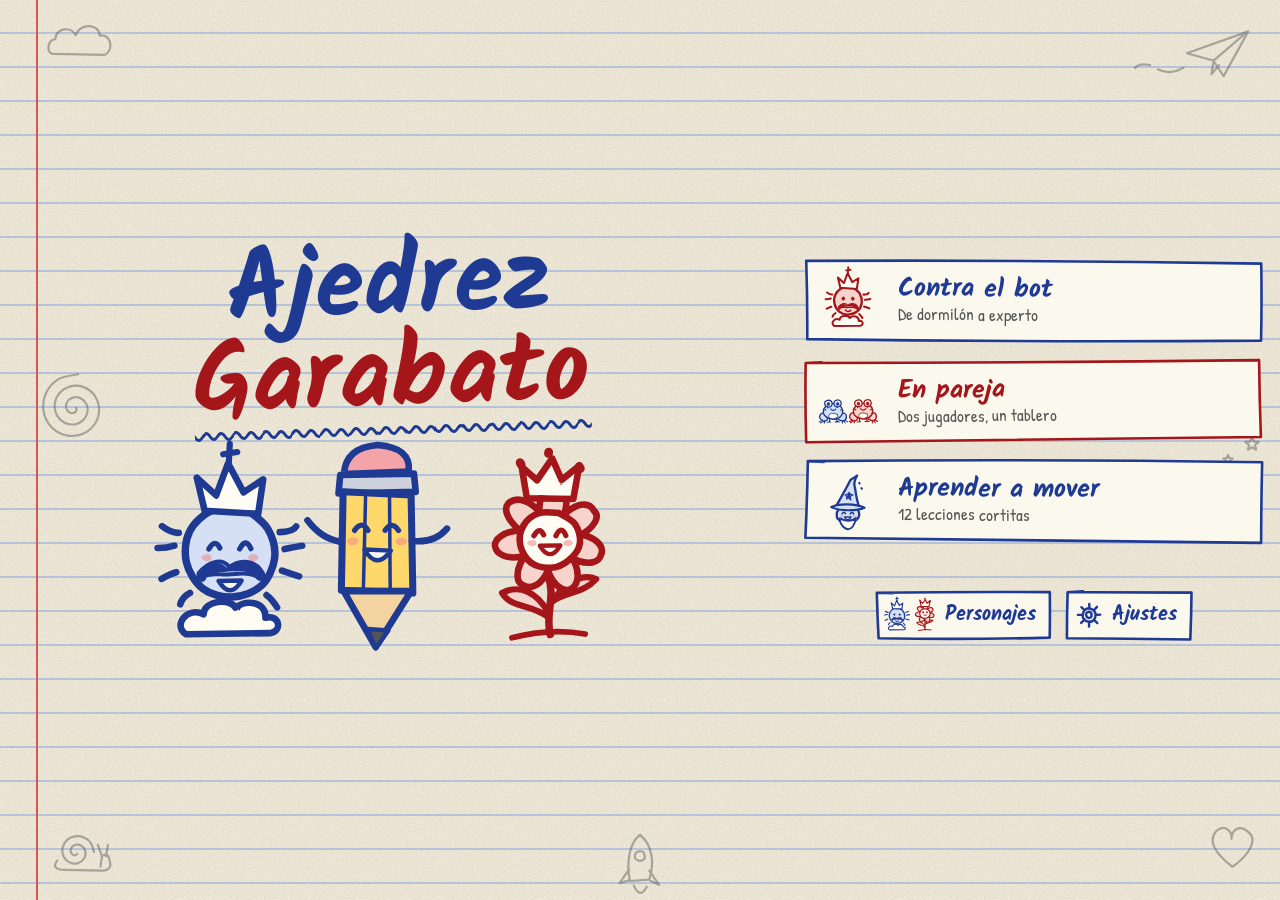
<file: index.html>
<!doctype html>
<html lang="es">
<head>
  <meta charset="utf-8">
  <meta name="viewport" content="width=device-width, initial-scale=1, viewport-fit=cover">
  <title>Ajedrez Garabato</title>
  <meta name="description" content="Ajedrez para jugar en familia, dibujado a pluma sobre una hoja de libreta.">
  <meta name="theme-color" content="#f1ebdc">
  <meta name="mobile-web-app-capable" content="yes">
  <meta name="apple-mobile-web-app-capable" content="yes">
  <meta name="apple-mobile-web-app-title" content="Garabato">
  <meta name="apple-mobile-web-app-status-bar-style" content="default">
  <link rel="manifest" href="manifest.json">
  <link rel="icon" href="icons/icon-192.png">
  <link rel="apple-touch-icon" href="icons/apple-touch-icon.png">
  <link rel="preload" href="fonts/patrick-hand.woff2" as="font" type="font/woff2" crossorigin>
  <link rel="preload" href="fonts/kalam-bold.woff2" as="font" type="font/woff2" crossorigin>
  <link rel="stylesheet" href="css/paper.css">
  <script type="module" src="js/app.js"></script>
</head>
<body>
  <svg id="doodles" aria-hidden="true"></svg>

  <!-- MENÚ -->
  <main id="menu" class="screen">
    <header class="masthead">
      <h1 class="title">Ajedrez <span>Garabato</span></h1>
      <div class="hero" aria-hidden="true"></div>
    </header>
    <nav class="modes" aria-label="Elige cómo jugar">
      <button class="mode hi" data-go="resume" hidden>
        <span class="mode-art" id="resume-art"></span>
        <span class="mode-txt"><b>Seguir partida</b><small id="resume-info"></small></span>
      </button>
      <button class="mode" data-go="bot">
        <span class="mode-art" data-art="k" data-color="b"></span>
        <span class="mode-txt"><b>Contra el bot</b><small>De dormilón a experto</small><span class="wins" id="bot-wins"></span></span>
      </button>
      <button class="mode red" data-go="pair">
        <span class="mode-art duo"><i data-art="p" data-color="w"></i><i data-art="p" data-color="b"></i></span>
        <span class="mode-txt"><b>En pareja</b><small>Dos jugadores, un tablero</small></span>
      </button>
      <button class="mode" data-go="learn">
        <span class="mode-art" data-art="b" data-color="w" data-mood="happy"></span>
        <span class="mode-txt"><b>Aprender a mover</b><small>12 lecciones cortitas</small></span>
      </button>
    </nav>
    <div class="menu-foot">
      <button class="btn theme-btn" data-go="themes"><span class="theme-mini"></span><span>Personajes</span></button>
      <button class="btn theme-btn" data-go="settings"><i data-icon="gear"></i><span>Ajustes</span></button>
    </div>
  </main>

  <!-- PERSONAJES (tema) -->
  <section id="themes" class="screen" hidden>
    <header class="topbar">
      <button class="btn icon" data-go="menu" aria-label="Volver al menú"><i data-icon="back"></i></button>
      <h2>Personajes</h2>
      <span class="icon-spacer"></span>
    </header>
    <p class="lesson-text">¿Con quiénes quieres jugar? Toca un equipo.</p>
    <div id="theme-list" class="theme-list"></div>
  </section>

  <!-- AJUSTES -->
  <section id="settings" class="screen" hidden>
    <header class="topbar">
      <button class="btn icon" data-go="menu" aria-label="Volver al menú"><i data-icon="back"></i></button>
      <h2>Ajustes</h2>
      <span class="icon-spacer"></span>
    </header>
    <div class="settings">
      <div class="opt">
        <p>Colores de las piezas</p>
        <div class="seg" data-opt="scheme">
          <button data-val="tinta"><span class="sch-art" data-sch="tinta"></span>Pluma <small>azul y rojo</small></button>
          <button data-val="clasico"><span class="sch-art" data-sch="clasico"></span>Clásico <small>blancas y negras</small></button>
          <button data-val="colores"><span class="sch-art" data-sch="colores"></span>Colorido <small>muchos colores</small></button>
        </div>
      </div>
      <div class="opt">
        <p>Voz de Lápiz</p>
        <div class="seg" data-opt="voz">
          <button data-val="mujer"><i data-icon="voice"></i>Mujer <small>Betty</small></button>
          <button data-val="hombre"><i data-icon="voice"></i>Hombre <small>Antonio</small></button>
        </div>
      </div>
      <div class="opt">
        <p>Música</p>
        <div class="seg wrap" data-opt="musicStyle">
          <button data-val="infantil"><i data-icon="music"></i>Infantil <small>para peques</small></button>
          <button data-val="aventura"><i data-icon="music"></i>Aventura <small>de exploradores</small></button>
          <button data-val="videojuego"><i data-icon="music"></i>Videojuego <small>8 bits</small></button>
          <button data-val="lofi"><i data-icon="music"></i>Lo-fi <small>para concentrarse</small></button>
          <button data-val="espacial"><i data-icon="music"></i>Espacial <small>sintetizadores</small></button>
        </div>
      </div>
      <div class="opt">
        <p>Sonido</p>
        <div class="audio-toggles" role="group" aria-label="Sonido">
          <button class="btn ghost" data-act="fx"></button>
          <button class="btn ghost" data-act="voice"></button>
          <button class="btn ghost" data-act="music"></button>
        </div>
      </div>
    </div>
  </section>

  <!-- OPCIONES DE PARTIDA -->
  <section id="setup" class="screen" hidden>
    <h2 id="setup-title">Contra el bot</h2>
    <div class="opt bot-only">
      <p>¿Qué tan difícil?</p>
      <div class="seg wrap" data-opt="level">
        <button data-val="0" data-art="p" data-mood="sleepy">Dormilón</button>
        <button data-val="1" data-art="p">Fácil</button>
        <button data-val="2" data-art="n">Medio</button>
        <button data-val="3" data-art="q">Difícil</button>
        <button data-val="4" data-art="k">Experto</button>
      </div>
    </div>
    <div class="opt bot-only">
      <p>¿Con qué color juegas?</p>
      <div class="seg" data-opt="color">
        <button data-val="w" class="ink-w" data-art="k" data-color="w"><span data-side="w">Azul</span> <small>empieza</small></button>
        <button data-val="b" class="ink-b" data-art="k" data-color="b"><span data-side="b">Rojo</span></button>
        <button data-val="r"><span class="qmark" aria-hidden="true">?</span>Sorpresa</button>
      </div>
    </div>
    <div class="opt">
      <label class="check"><input type="checkbox" data-check="classic"><span><b>Modo clásico</b>Reglas de torneo: cada jugador tiene su reloj y pierde si se le acaba el tiempo. Sin modo guía, sin deshacer y sin pistas.</span></label>
      <div class="seg wrap clock-opt" data-opt="clock">
        <button data-val="3">3 min</button>
        <button data-val="5">5 min</button>
        <button data-val="10">10 min</button>
        <button data-val="15">15 min</button>
        <button data-val="30">30 min</button>
      </div>
    </div>
    <div class="opt bot-only guide-opt">
      <label class="check"><input type="checkbox" data-check="guide"><span><b>Modo guía</b>Lápiz te enseña una buena jugada en cada turno y te avisa antes de que te coman una pieza.</span></label>
    </div>
    <div class="opt">
      <p>Ayudas</p>
      <div class="seg" data-opt="helps">
        <button data-val="muchas">Muchas <small>5–7 años</small></button>
        <button data-val="algunas">Algunas <small>8–10</small></button>
        <button data-val="pocas">Pocas <small>11+</small></button>
      </div>
      <p class="note" id="helps-note"></p>
    </div>
    <div class="opt">
      <p>Personajes</p>
      <div class="seg wrap" data-opt="set">
        <button data-val="garabato" data-art="k" data-set="garabato">Garabato</button>
        <button data-val="bosque" data-art="k" data-set="bosque">Bosque</button>
        <button data-val="mar" data-art="k" data-set="mar">Mar</button>
        <button data-val="robots" data-art="k" data-set="robots">Robots</button>
        <button data-val="dinos" data-art="k" data-set="dinos">Dinos</button>
        <button data-val="espacio" data-art="k" data-set="espacio">Espacio</button>
        <button data-val="clasicas" data-art="k" data-set="clasicas">Clásicas</button>
      </div>
    </div>
    <div class="opt pair-only">
      <p>Tablero</p>
      <div class="seg" data-opt="spin">
        <button data-val="0"><i data-icon="board"></i>Quieto</button>
        <button data-val="1"><i data-icon="flip"></i>Gira cada turno</button>
      </div>
    </div>
    <div class="row">
      <button class="btn ghost" data-go="menu"><i data-icon="back"></i> Volver</button>
      <button class="btn big" data-act="start">¡A jugar!</button>
    </div>
  </section>

  <!-- PARTIDA -->
  <section id="game" class="screen" hidden>
    <header class="topbar">
      <button class="btn icon" data-go="menu" aria-label="Menú"><i data-icon="menu"></i></button>
      <button class="lapiz-btn lapiz-slot" data-act="lapiz" aria-label="Lápiz: pista o ayuda"></button>
      <div id="status" class="status" role="status" aria-live="polite"></div>
      <button class="btn icon" data-act="sound-menu" aria-label="Sonido" aria-expanded="false" aria-controls="sound-pop"></button>
    </header>
    <div class="card sound-pop" id="sound-pop" hidden>
      <div class="audio-toggles" role="group" aria-label="Sonido">
        <button class="btn ghost" data-act="fx"></button>
        <button class="btn ghost" data-act="voice"></button>
        <button class="btn ghost" data-act="music"></button>
      </div>
    </div>
    <div class="arena">
      <div class="player" id="p-top"></div>
      <div class="board-wrap"><svg id="board" class="board" role="img" aria-label="Tablero de ajedrez"></svg></div>
      <div class="world" id="world"></div>
      <div class="player" id="p-bottom"></div>
    </div>
    <nav class="controls">
      <button class="btn" data-act="undo"><i data-icon="undo"></i> <span>Deshacer</span></button>
      <button class="btn" data-act="hint"><i data-icon="bulb"></i> <span>Pista</span></button>
      <button class="btn" data-act="flip"><i data-icon="flip"></i> <span>Girar</span></button>
      <button class="btn red" data-act="again" hidden><i data-icon="again"></i> <span>Otra vez</span></button>
    </nav>
  </section>

  <!-- APRENDER -->
  <section id="learn" class="screen" hidden>
    <header class="topbar">
      <button class="btn icon" data-go="menu" aria-label="Volver al menú"><i data-icon="back"></i></button>
      <h2>Aprender a mover</h2>
      <span class="icon-spacer"></span>
    </header>
    <div id="lessons" class="lessons"></div>
  </section>

  <section id="lesson" class="screen" hidden>
    <header class="topbar">
      <button class="btn icon" data-act="lessons" aria-label="Volver a las lecciones"><i data-icon="back"></i></button>
      <h2 id="lesson-title"></h2>
      <button class="lapiz-btn lapiz-slot" data-act="lapiz" aria-label="Lápiz lee la lección"></button>
    </header>
    <p id="lesson-text" class="lesson-text"></p>
    <div class="board-wrap"><svg id="lesson-board" class="board" role="img" aria-label="Tablero de práctica"></svg></div>
    <p id="lesson-msg" class="lesson-msg" role="status" aria-live="polite"></p>
    <nav class="controls">
      <button class="btn" data-act="lesson-reset"><i data-icon="again"></i> <span>Otra vez</span></button>
      <button class="btn red" data-act="lesson-next">Siguiente</button>
    </nav>
  </section>

  <!-- DIÁLOGO (fin de partida, coronación) -->
  <div id="dialog" class="overlay" hidden>
    <div class="card" role="dialog" aria-modal="true" aria-labelledby="dlg-title">
      <div class="dlg-art"></div>
      <h2 id="dlg-title"></h2>
      <p id="dlg-text"></p>
      <div class="dlg-btns"></div>
    </div>
  </div>
</body>
</html>
</file>
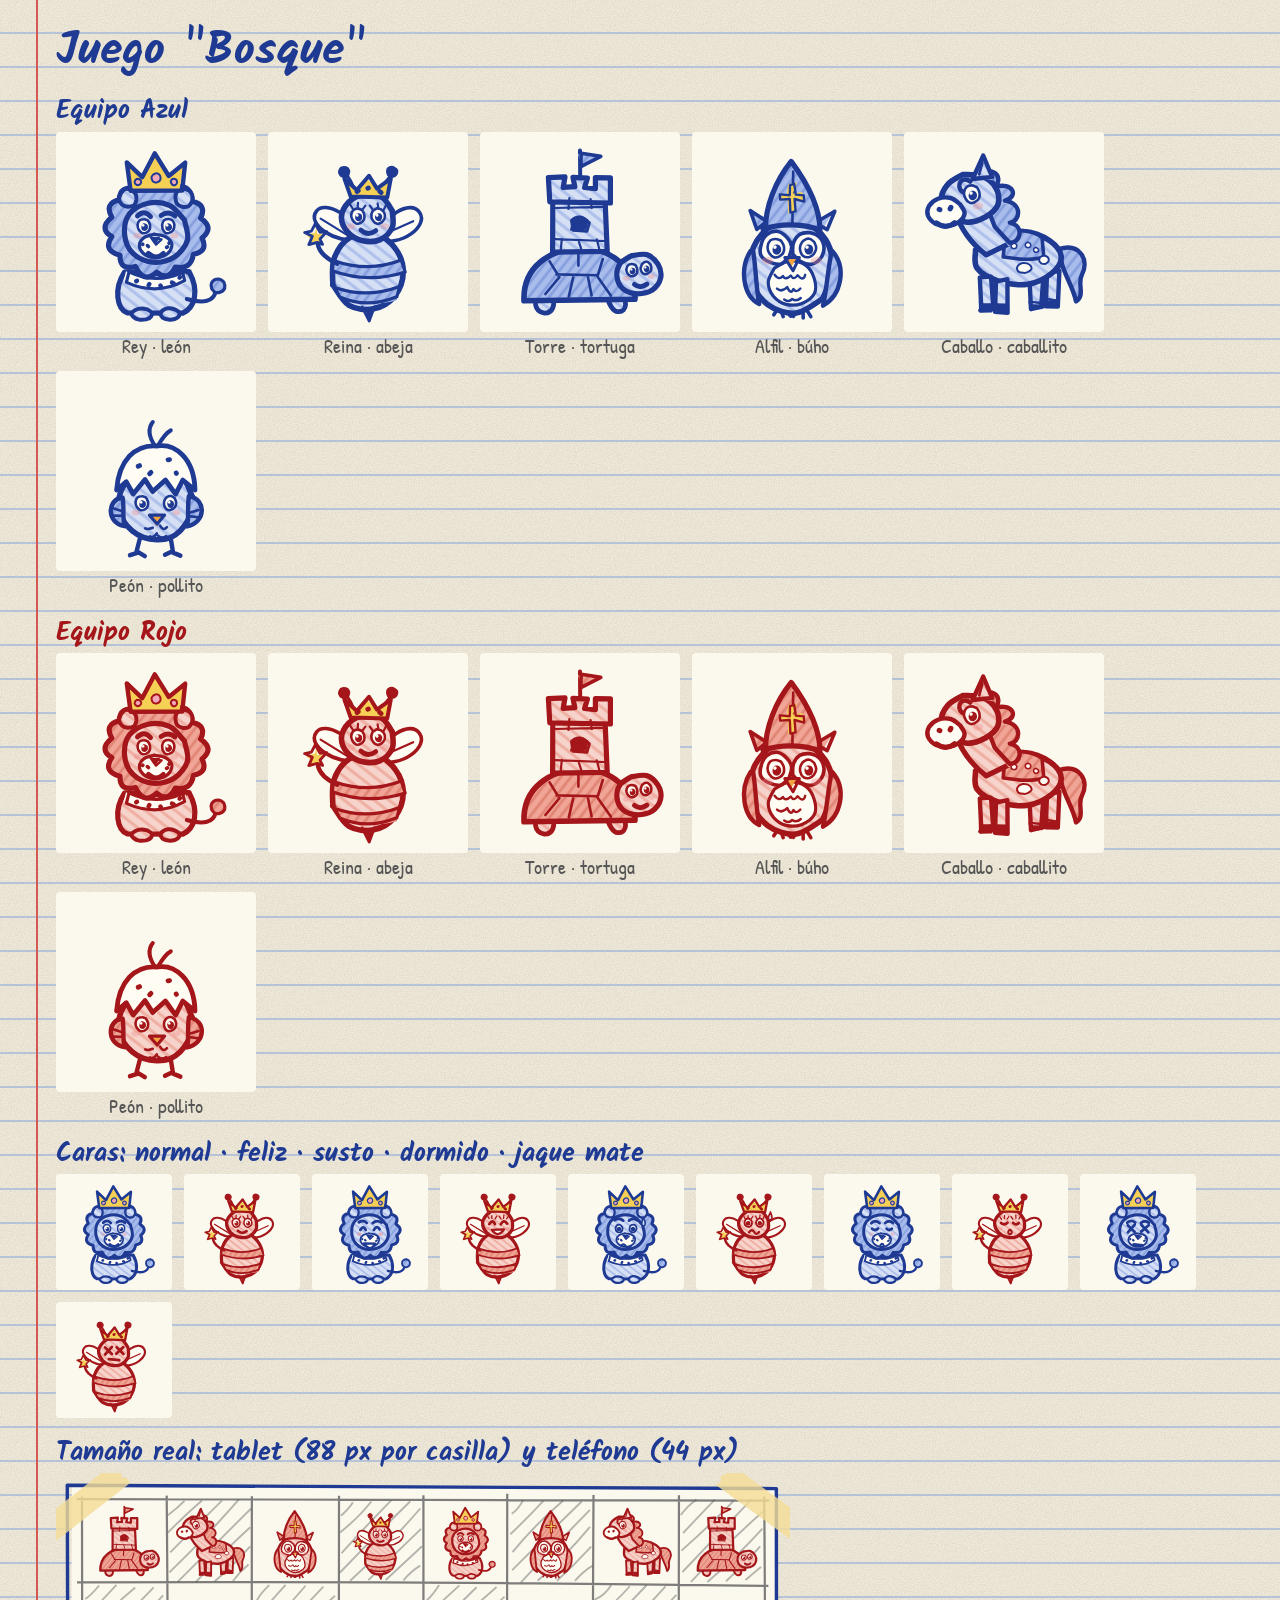
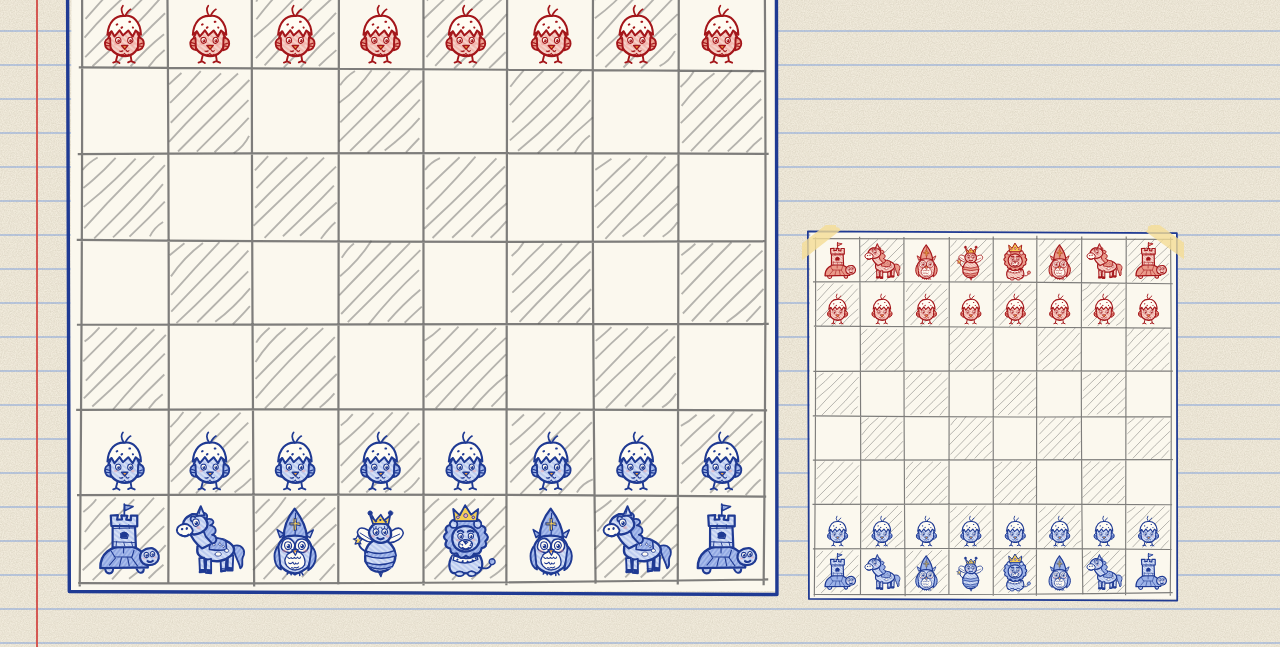
<file: dev/muestras.html>
<!doctype html>
<html lang="es">
<head>
<meta charset="utf-8">
<meta name="viewport" content="width=device-width, initial-scale=1">
<title>Muestras de piezas</title>
<link rel="stylesheet" href="../css/paper.css">
<style>
  html, body { overflow: auto; height: auto; }
  body { padding: 28px 36px 40px 56px; }
  h1 { font-family: var(--font-display); font-size: 46px; margin: 0 0 4px; }
  h2 { text-align: left; font-size: 26px; margin: 22px 0 6px; }
  .fila { display: flex; gap: 12px; align-items: flex-end; flex-wrap: wrap; }
  figure { margin: 0; text-align: center; }
  figure svg { width: var(--size, 200px); height: var(--size, 200px); display: block; background: #fbf8ee; border-radius: 4px; }
  figcaption { font-size: 20px; color: var(--color-pencil); }
  .board { width: auto; }
  .tiny svg { --size: 88px; }
  .phone svg { --size: 44px; }
</style>
</head>
<body>
<div id="out"></div>
<script type="module">
import { pieceSVG, pieceArt, boardArt, SETS, DEFS, setScheme } from '../js/art.js';
document.body.insertAdjacentHTML('afterbegin', DEFS);
const set = new URLSearchParams(location.search).get('set') || 'bosque';
const S = SETS[set];
const NAMES = {
  garabato: { p: 'Peón · ranita', n: 'Caballo · caballito', b: 'Alfil · mago', r: 'Torre · castillo', q: 'Reina · flor', k: 'Rey · sol' },
  bosque: { p: 'Peón · pollito', n: 'Caballo · caballito', b: 'Alfil · búho', r: 'Torre · tortuga', q: 'Reina · abeja', k: 'Rey · león' },
  mar: { p: 'Peón · pececito', n: 'Caballo · caballito de mar', b: 'Alfil · pulpo mago', r: 'Torre · cangrejo', q: 'Reina · estrella de mar', k: 'Rey · morsa' },
  robots: { p: 'Peón · robotito', n: 'Caballo · caballo robot', b: 'Alfil · dron', r: 'Torre · robot castillo', q: 'Reina · reina robot', k: 'Rey · rey robot' },
  dinos: { p: 'Peón · dino bebé', n: 'Caballo · pterodáctilo', b: 'Alfil · braquiosaurio', r: 'Torre · triceratops', q: 'Reina · estegosaurio', k: 'Rey · tiranosaurio' },
  clasicas: { p: 'Peón', n: 'Caballo', b: 'Alfil', r: 'Torre', q: 'Reina', k: 'Rey' },
  espacio: { p: 'Peón · marcianito', n: 'Caballo · cohete', b: 'Alfil · ovni', r: 'Torre · astronauta', q: 'Reina · luna', k: 'Rey · Saturno' },
}[set];
const sc = new URLSearchParams(location.search).get('sc');
if (sc) setScheme(sc);
const fig = (t, c, m = 'idle', cap = '', size = 200) => `<figure style="--size:${size}px">${pieceSVG(t, c, m, set)}<figcaption>${cap}</figcaption></figure>`;
const order = ['k', 'q', 'r', 'b', 'n', 'p'];
let html = `<h1>Juego "${S.name}"</h1>`;
html += `<h2 class="ink-w">Equipo Azul</h2><div class="fila">${order.map(t => fig(t, 'w', 'idle', NAMES[t])).join('')}</div>`;
html += `<h2 class="ink-b">Equipo Rojo</h2><div class="fila">${order.map(t => fig(t, 'b', 'idle', NAMES[t])).join('')}</div>`;
html += `<h2>Caras: normal · feliz · susto · dormido · jaque mate</h2><div class="fila">${['idle', 'happy', 'scared', 'sleepy', 'dead'].map(m => fig('k', 'w', m, '', 116) + fig('q', 'b', m, '', 116)).join('')}</div>`;
// tamaño real en un tablero de tablet y de teléfono
const mini = (sq) => {
  const pos = { a1: 'rw', b1: 'nw', c1: 'bw', d1: 'qw', e1: 'kw', f1: 'bw', g1: 'nw', h1: 'rw', a8: 'rb', b8: 'nb', c8: 'bb', d8: 'qb', e8: 'kb', f8: 'bb', g8: 'nb', h8: 'rb' };
  for (const f of 'abcdefgh') { pos[f + '2'] = 'pw'; pos[f + '7'] = 'pb'; }
  let p = '';
  for (const [s, tc] of Object.entries(pos)) {
    const x = (s.charCodeAt(0) - 97) * 100, y = (8 - +s[1]) * 100;
    p += `<g transform="translate(${x} ${y})">${pieceArt(tc[0], tc[1], 'idle', set)}</g>`;
  }
  return `<svg viewBox="-30 -30 860 860" style="width:${sq * 8 + 30}px;height:${sq * 8 + 30}px">${boardArt()}${p}</svg>`;
};
html += `<h2>Tamaño real: tablet (88 px por casilla) y teléfono (44 px)</h2><div class="fila">${mini(88)}${mini(44)}</div>`;
document.getElementById('out').innerHTML = html;
</script>
</body>
</html>
</file>
<file: css/paper.css>
/* Hallmark · genre: playful · macrostructure: picture-led menu + board workbench · theme: custom "libreta y pluma" (paleta del brief)
 * display: Kalam 700 · body: Patrick Hand · marcos SVG a pluma (no border-radius) · design-system: design.md · designed-as-app
 */

@font-face {
  font-family: 'Patrick Hand';
  src: url(../fonts/patrick-hand.woff2) format('woff2');
  font-display: swap;
}
@font-face {
  font-family: 'Kalam';
  src: url(../fonts/kalam-bold.woff2) format('woff2');
  font-weight: 700;
  font-display: swap;
}

:root {
  /* paleta del brief (bloqueada) */
  --color-paper: #f1ebdc;
  --color-sheet: #fbf8ee;
  --color-rule: #b8c7e0;
  --color-margin: #d9534f;
  --color-ink: #1f3a93;
  --color-ink-red: #a4161a;
  --color-pencil: #555;
  --color-hi: rgba(255, 212, 59, .55);
  --color-tape: rgba(246, 222, 150, .8);
  --color-ok: #2b8a3e;
  --color-note: #fff1a6;
  --color-veil: rgba(241, 235, 220, .75);

  --font-display: 'Kalam', 'Patrick Hand', 'Chalkboard SE', cursive;
  --font-body: 'Patrick Hand', 'Comic Sans MS', 'Chalkboard SE', cursive;
  --text-sm: 17px;
  --text-md: 20px;
  --text-lg: 24px;
  --text-xl: 30px;
  --text-display: clamp(44px, 12vw, 100px);

  --space-2xs: 4px;
  --space-xs: 8px;
  --space-sm: 12px;
  --space-md: 16px;
  --space-lg: 24px;
  --space-xl: 40px;

  --ease-out: cubic-bezier(.16, 1, .3, 1);
  --line: 34px;
  --margin-x: 36px;
  --grain: url("data:image/svg+xml,%3Csvg xmlns='http://www.w3.org/2000/svg' width='180' height='180'%3E%3Cfilter id='n'%3E%3CfeTurbulence type='fractalNoise' baseFrequency='.85' numOctaves='3' stitchTiles='stitch'/%3E%3CfeColorMatrix values='0 0 0 0 .35 0 0 0 0 .3 0 0 0 0 .2 .35 0 0 0 -.09'/%3E%3C/filter%3E%3Crect width='100%25' height='100%25' filter='url(%23n)'/%3E%3C/svg%3E");
  --rules: repeating-linear-gradient(180deg, transparent 0 calc(var(--line) - 2px), var(--color-rule) calc(var(--line) - 2px) var(--line));
  --check: url("data:image/svg+xml,%3Csvg xmlns='http://www.w3.org/2000/svg' viewBox='0 0 36 30'%3E%3Cpath d='M4 16Q9 20 13 26Q19 12 33 3' fill='none' stroke='%232b8a3e' stroke-width='5' stroke-linecap='round' stroke-linejoin='round'/%3E%3C/svg%3E");
  color-scheme: light;
}

* { box-sizing: border-box; -webkit-tap-highlight-color: transparent; }
[hidden] { display: none !important; }

html, body { height: 100%; margin: 0; overflow: hidden; overscroll-behavior: none; }
body {
  font-family: var(--font-body);
  font-size: var(--text-md);
  color: var(--color-ink);
  background-color: var(--color-paper);
  background-image: var(--grain),
    linear-gradient(90deg, transparent var(--margin-x), var(--color-margin) var(--margin-x), var(--color-margin) calc(var(--margin-x) + 2px), transparent calc(var(--margin-x) + 2px)),
    var(--rules);
  user-select: none;
  -webkit-user-select: none;
  -webkit-touch-callout: none;
  touch-action: manipulation;
}
/* en la partida el margen rojo y los doodles estorban: fuera */
body:is([data-screen="game"], [data-screen="lesson"]) { --margin-x: -20px; }
body:is([data-screen="game"], [data-screen="lesson"]) #doodles { display: none; }

h1, h2, h3, p { margin: 0; }
h1, h2, h3 { font-family: var(--font-display); font-weight: 700; font-style: normal; line-height: 1.05; }
h2 { font-size: var(--text-xl); text-align: center; }
/* colores de los bandos: cambian con el esquema elegido en Ajustes (--side-w / --side-b) */
.ink-w { color: var(--side-w, var(--color-ink)); }
.ink-b { color: var(--side-b, var(--color-ink-red)); }
.alert { color: var(--color-margin); }

/* ---------- animación "boil": 3 frames temblorosos ---------- */
.v1, .v2 { display: none; }
[data-f="1"] .v0, [data-f="2"] .v0 { display: none; }
[data-f="1"] .v1, [data-f="2"] .v2 { display: inline; }

/* ---------- pantallas ---------- */
.screen {
  position: fixed;
  inset: 0;
  display: flex;
  flex-direction: column;
  gap: var(--space-sm);
  padding: max(12px, env(safe-area-inset-top)) max(16px, env(safe-area-inset-right)) max(12px, env(safe-area-inset-bottom)) max(16px, env(safe-area-inset-left));
}

#doodles { position: fixed; inset: 0; width: 100%; height: 100%; pointer-events: none; opacity: .45; }
.float { animation: float 5s ease-in-out infinite alternate; }
.float.f1 { animation-duration: 7s; animation-delay: -2s; }
.float.f2 { animation-duration: 6s; animation-delay: -4s; }
@keyframes float { to { transform: translate(4px, -8px) rotate(4deg); } }

/* ---------- botones: marco SVG dibujado a pluma (js/art.js → frame) ---------- */
.btn, .seg button, .mode {
  --fill: var(--color-sheet);
  --stroke: 2.6px;
  position: relative;
  isolation: isolate;
  font: inherit;
  font-size: var(--text-md);
  color: var(--color-ink);
  background: none;
  border: 0;
  padding: 8px 18px;
  min-height: 52px;
  min-width: 52px;
  display: inline-flex;
  align-items: center;
  justify-content: center;
  gap: 6px;
  cursor: pointer;
  line-height: 1.1;
  transition: transform 140ms var(--ease-out);
}
.frame { position: absolute; inset: 0; z-index: -1; overflow: visible; pointer-events: none; }
.frame .ink { fill: none; stroke: currentColor; stroke-width: var(--stroke); stroke-linecap: round; stroke-linejoin: round; }
.frame .fill { fill: var(--fill); }
@media (hover: hover) {
  .btn:hover, .seg button:hover, .mode:hover { transform: translateY(-2px); }
}
.btn:active, .seg button:active, .mode:active { transform: translate(1px, 2px); transition-duration: 60ms; }
.btn:disabled { opacity: .35; pointer-events: none; }
.btn:focus-visible, .seg button:focus-visible, .mode:focus-visible { outline: 3px dashed var(--color-margin); outline-offset: 4px; }
.btn.big { font-family: var(--font-display); font-weight: 700; font-size: 26px; min-height: 64px; width: min(100%, 420px); }
.btn.red, .mode.red { color: var(--color-ink-red); }
.seg button.ink-b { color: var(--side-b, var(--color-ink-red)); }
.btn.hi, .mode.hi { --fill: var(--color-hi); }
.btn.ghost { --fill: transparent; }
.btn.ghost .frame { display: none; }
.btn.icon { padding: 0; width: 52px; flex: none; }
.btn small, .seg small { font-size: var(--text-sm); color: var(--color-pencil); }
.ico { width: 28px; height: 28px; flex: none; }

/* ---------- menú: tarjetas con dibujo primero (los peques no leen todavía) ---------- */
#menu { align-items: center; overflow-y: auto; gap: var(--space-lg); }
#menu > :first-child { margin-top: auto; }
#menu > :last-child { margin-bottom: auto; }
.masthead { text-align: center; }
.title { font-size: var(--text-display); line-height: .92; rotate: -2deg; }
.title span { display: block; color: var(--color-ink-red); text-decoration: underline wavy var(--color-ink) 3px; text-underline-offset: .2em; text-decoration-skip-ink: none; }
.hero { display: flex; justify-content: center; align-items: flex-end; height: clamp(64px, 14vh, 160px); margin-top: var(--space-sm); }
.hero svg { height: 100%; width: auto; aspect-ratio: 1; margin: 0 -6%; }
.hero svg:nth-child(2) { height: 78%; }

.modes { display: grid; gap: var(--space-md); width: min(100%, 480px); }
.mode { justify-content: flex-start; text-align: left; gap: var(--space-md); padding: 8px 18px 8px 10px; min-height: 84px; width: 100%; }
.mode:nth-child(odd) { rotate: -.6deg; }
.mode:nth-child(even) { rotate: .5deg; }
.mode-art { width: 68px; height: 68px; flex: none; display: flex; align-items: flex-end; justify-content: center; }
.mode-art > svg { width: 100%; height: 100%; }
.mode-art.duo { align-items: center; }
.mode-art.duo i { display: block; width: 46px; height: 46px; flex: none; margin: 0 -8px; }
.mode-art.duo svg { width: 100%; height: 100%; }
.mode-txt { display: flex; flex-direction: column; gap: 2px; min-width: 0; }
.mode b { font-family: var(--font-display); font-size: 26px; line-height: 1.05; }
.mode small { font-size: var(--text-sm); color: var(--color-pencil); }
.menu-foot { display: flex; flex-wrap: wrap; justify-content: center; align-items: center; gap: var(--space-sm); }
.theme-btn { font-family: var(--font-display); font-weight: 700; padding: 4px 16px 4px 8px; }
.theme-mini { display: flex; }
.theme-mini svg { width: 38px; height: 38px; margin: 0 -5px; }
.theme-btn .ico { width: 30px; height: 30px; margin: 4px 2px; }
#settings { overflow: hidden; }
.settings { display: flex; flex-direction: column; align-items: center; gap: var(--space-lg); overflow-y: auto; padding: 6px 4px 20px; }
.sch-art { display: flex; }
.seg button .sch-art svg { width: 40px; height: 40px; margin: 0 -5px; }
#themes { overflow: hidden; }
.theme-list { display: grid; grid-template-columns: repeat(auto-fill, minmax(min(100%, 330px), 1fr)); gap: var(--space-md); overflow-y: auto; padding: 6px 4px 16px; align-content: start; }
.theme-card { flex-direction: column; gap: 2px; padding: 10px 12px 12px; }
.theme-card b { font-family: var(--font-display); font-size: 28px; }
.theme-row { display: flex; justify-content: center; }
.theme-row svg { width: min(14vw, 64px); height: min(14vw, 64px); }
.audio-toggles { display: flex; flex-wrap: wrap; justify-content: center; gap: var(--space-2xs); }
.audio-toggles .btn { font-size: var(--text-sm); padding: 6px 10px; }
.audio-toggles .btn[aria-pressed="false"] { opacity: .45; }
.audio-toggles .btn[aria-pressed="false"] span { text-decoration: line-through; }
/* en la partida: la bocina abre efectos, voz y música */
.card.sound-pop { position: absolute; top: 64px; right: 4px; z-index: 20; width: auto; padding: 22px 14px 14px; rotate: 1deg; }
.sound-pop .audio-toggles { flex-direction: column; align-items: stretch; }
.sound-pop .audio-toggles .btn { justify-content: flex-start; font-size: var(--text-md); padding: 8px 14px; min-height: 48px; }

/* Lápiz, la mascota: se mueve y abre la boca cuando habla */
.lapiz-btn { flex: none; width: 48px; height: 56px; padding: 0; border: 0; background: none; cursor: pointer; }
.lapiz-btn:focus-visible { outline: 3px dashed var(--color-margin); outline-offset: 2px; }
.lapiz-btn svg { display: block; width: 100%; height: 100%; }
.hero .lapiz-btn { width: auto; height: 100%; aspect-ratio: 1; margin: 0 -2%; }
.lapiz .m-talk { display: none; }
.talking .lapiz { animation: bob .32s ease-in-out infinite alternate; }
.talking .lapiz .m-rest { display: none; }
.talking .lapiz .m-talk { display: inline; }
.lapiz .jaw { transform-box: fill-box; transform-origin: center; animation: jaw .16s steps(2) infinite alternate; }
@keyframes bob { to { transform: translateY(-3px) rotate(-4deg); } }
@keyframes jaw { from { transform: scaleY(.3); } }
.wins { display: flex; align-items: center; gap: 6px; color: var(--color-ink); font-size: var(--text-sm); }
.wins:empty { display: none; }

/* ---------- opciones de partida ---------- */
#setup { align-items: center; overflow-y: auto; gap: var(--space-md); }
#setup > :first-child { margin-top: auto; }
#setup > :last-child { margin-bottom: auto; }
.opt { width: min(100%, 560px); display: flex; flex-direction: column; gap: var(--space-xs); }
.opt > p:first-child { font-family: var(--font-display); font-weight: 700; font-size: 22px; }
.seg { display: flex; gap: var(--space-sm); }
.seg button { flex: 1 1 0; flex-direction: column; gap: 2px; padding: 8px 6px; min-width: 0; min-height: 64px; }
.seg button svg:not(.frame) { width: 44px; height: 44px; }
.art-slot { display: block; line-height: 0; }
.seg button .ico { width: 32px; height: 32px; }
.seg button[aria-pressed="true"] { --fill: var(--color-hi); --stroke: 3.6px; }
.seg.wrap { flex-wrap: wrap; }
.seg.wrap button { flex: 1 1 28%; }
.seg.wrap[data-opt="set"] button { flex-basis: 22%; }
.qmark { font-family: var(--font-display); font-weight: 700; font-size: 40px; line-height: 44px; height: 44px; }
.note { font-size: var(--text-sm); color: var(--color-pencil); min-height: 2.6em; line-height: 1.3; }
/* casilla dibujada a pluma */
.check { display: flex; gap: var(--space-sm); align-items: flex-start; cursor: pointer; font-size: var(--text-sm); line-height: 1.3; color: var(--color-pencil); }
.check b { display: block; font-family: var(--font-display); font-size: 22px; color: var(--color-ink); }
.check input { appearance: none; flex: none; display: grid; place-content: center; width: 36px; height: 36px; margin: 2px 0 0; border: 3px solid var(--color-ink); border-radius: 7px 10px 6px 9px; background: var(--color-sheet); cursor: pointer; }
.check input::after { content: ''; width: 18px; height: 9px; border: solid var(--color-ink); border-width: 0 0 4px 4px; transform: translate(1px, -3px) rotate(-48deg) scale(0); transition: transform .15s; }
.check input:checked { background: var(--color-hi); }
.check input:checked::after { transform: translate(1px, -3px) rotate(-48deg) scale(1); }
.check input:focus-visible { outline: 3px dashed var(--color-margin); outline-offset: 3px; }
.row { display: flex; gap: var(--space-sm); justify-content: center; width: min(100%, 560px); }
.row .btn.big { flex: 1; }

/* ---------- partida ---------- */
#game, #lesson {
  display: grid;
  gap: 6px;
  grid-template-columns: 100%;
  grid-template-rows: auto minmax(0, 1fr) auto;
  grid-template-areas: "top" "board" "ctrl";
}
#lesson { grid-template-rows: auto auto minmax(0, 1fr) auto auto; grid-template-areas: "top" "text" "board" "msg" "ctrl"; }
/* vertical: las barras de jugador pegadas al tablero */
.arena { grid-area: board; min-height: 0; container-type: size; display: flex; flex-direction: column; justify-content: center; gap: var(--space-2xs); }
.arena .board-wrap { container-type: normal; flex: none; }
.arena .board { width: min(100cqw, calc(100cqh - 96px)); }
.topbar { grid-area: top; display: flex; align-items: center; gap: var(--space-xs); min-height: 52px; }
.topbar h2 { flex: 1; font-size: var(--text-lg); }
.icon-spacer { width: 52px; flex: none; }
.status { flex: 1; text-align: center; font-family: var(--font-display); font-weight: 700; font-size: clamp(21px, 5.6vw, 28px); line-height: 1.1; }
.status b { font-weight: 700; }
.status .count { display: block; font-family: var(--font-body); font-weight: 400; font-size: var(--text-sm); line-height: 1.1; color: var(--color-pencil); }
.status .count.alert { color: var(--color-margin); }
.status .say { display: block; font-family: var(--font-body); font-weight: 400; font-size: var(--text-md); line-height: 1.15; color: var(--color-ink-red); }
#p-top { grid-area: p2; }
#p-bottom { grid-area: p1; }
.board-wrap { grid-area: board; min-height: 0; container-type: size; display: flex; align-items: center; justify-content: center; }
.board {
  display: block;
  width: min(92vw, 58vh);
  width: min(100cqw, 100cqh);
  aspect-ratio: 1;
  height: auto;
  overflow: visible;
  touch-action: none;
  stroke-linecap: round;
}
.controls { grid-area: ctrl; display: flex; gap: var(--space-xs); justify-content: center; }
.controls .btn { flex: 1 1 0; max-width: 190px; padding: 6px 10px; }

.player { display: flex; align-items: center; justify-content: space-between; gap: var(--space-xs); min-height: 44px; }
.player .who { display: flex; align-items: center; gap: 6px; font-family: var(--font-display); font-weight: 700; font-size: 22px; }
.player .who svg { width: 40px; height: 40px; transition: scale 200ms var(--ease-out); }
.player .who > span { padding: 0 6px; }
/* le toca: trazo de resaltador debajo del nombre */
.player.on .who > span { background: linear-gradient(176deg, transparent 32%, var(--color-hi) 32% 86%, transparent 86%); }
.player.on .who svg { scale: 1.15; }
.player .caps { display: flex; flex-wrap: wrap; justify-content: flex-end; }
/* reloj del modo clásico */
.player .clock { margin-right: auto; padding: 0 8px; border: 2.5px solid currentColor; border-radius: 9px 6px 10px 7px; font-family: var(--font-display); font-weight: 700; font-size: 22px; font-variant-numeric: tabular-nums; line-height: 1.3; }
.player.on .clock { background: var(--color-hi); }
.player .clock.low { color: var(--color-margin); }
.player.on .clock.low { animation: tick 1s steps(2) infinite; }
@keyframes tick { 50% { background: transparent; } }
.player .caps svg { width: 26px; height: 26px; margin-left: -7px; }
.dots::after { content: ''; animation: dots 1.2s steps(4) infinite; }
@keyframes dots { 0% { content: ''; } 25% { content: '.'; } 50% { content: '..'; } 75% { content: '...'; } }

/* el mundo que sigue la partida: solo cabe con la tablet acostada */
.world { display: none; }
.sky-row { display: flex; gap: var(--space-lg); align-items: center; }
.sky { width: clamp(56px, 12vh, 104px); height: auto; scale: .8; opacity: .65; transition: scale 400ms var(--ease-out), opacity 400ms; }
.sky.awake { scale: 1.08; opacity: 1; }
.snail-path { width: 100%; max-width: 300px; text-align: center; color: var(--color-pencil); }
.snail-path svg { display: block; width: 100%; height: auto; }
.snail-path small { font-size: var(--text-sm); }
.sticky { display: flex; flex-direction: column; gap: 4px; max-width: 250px; padding: 10px 14px 12px; background: var(--color-note); font-size: 18px; line-height: 1.15; rotate: 2deg; }
.sticky .ink-b { align-self: flex-end; text-align: right; }
/* araña: baja de su hilo mientras el bot piensa */
.spider { position: absolute; top: 0; right: 8%; width: 34px; height: auto; transform: translateY(-100%); transition: transform .8s var(--ease-out); pointer-events: none; }
.world.thinking .spider { transform: translateY(-38%); animation: dangle 1.6s ease-in-out .8s infinite alternate; }
@keyframes dangle { from { transform: translateY(-42%); } to { transform: translateY(-32%); } }
/* siesta: las piezas comidas duermen; la última llega cargada por hormigas */
.nap { display: flex; flex-wrap: wrap; justify-content: center; gap: 2px; max-width: 300px; }
.napper { position: relative; width: 34px; height: 34px; }
.napper > svg:first-child { width: 100%; height: 100%; }
.napper .ants { position: absolute; left: -2px; bottom: -7px; width: 38px; height: 10px; opacity: 0; }
.napper.carried { animation: carry 2.2s var(--ease-out) both; }
.napper.carried .ants { animation: ants 2.2s linear both; }
@keyframes carry { from { transform: translate(-170px, -6px); } 75% { transform: translate(0, -6px); } to { transform: none; } }
@keyframes ants { 0%, 78% { opacity: 1; } 100% { opacity: 0; } }

/* tablero */
.board.drawing .b-base path[pathLength] { stroke-dasharray: 1 1; animation: draw 1s var(--ease-out) backwards; }
.board.drawing .b-base .hatch { animation-duration: 1.3s; animation-delay: .25s; }
.board.drawing .coords, .board.drawing .b-base path:not([pathLength]) { animation: fade .7s backwards; }
@keyframes draw { from { stroke-dashoffset: 1; } to { stroke-dashoffset: 0; } }
.b-emo path { transform-box: fill-box; transform-origin: 50% 100%; animation: emote-in .35s var(--ease-out); }
@keyframes emote-in { from { transform: scale(0); } }
.coords text { font-family: var(--font-body); font-size: 22px; fill: var(--color-pencil); opacity: .75; }
.pc-in { transform-box: fill-box; transform-origin: 50% 85%; transition: transform 150ms var(--ease-out); }
.pc.sel .pc-in { transform: translateY(-6px) scale(1.08); }
.pc.drag { pointer-events: none; }
.pc.drag .pc-in { transform: scale(1.3); }
/* vida de las piezas: el grupo .art se mueve dentro de su casilla */
.art { transform-box: fill-box; transform-origin: 50% 92%; }
.m-scared .art { animation: shiver .16s steps(2) infinite; }
.m-sleepy .art { animation: breathe 2.6s ease-in-out infinite; animation-delay: var(--d, 0s); }
.pc.sel .art { animation: hop .45s ease-out; }
.a-refuse .art { animation: refuse .6s ease-in-out; }
.a-cheer .art { animation: cheer .45s ease-in-out 8 alternate; animation-delay: var(--d, 0s); }
.a-dizzy .art { animation: dizzy 1.4s ease-in-out 3; }
.art.gag-hop { animation: hop .55s ease-out; }
.art.gag-wiggle { animation: wiggle .7s ease-in-out; }
.gag-blink .eyes { transform-box: fill-box; transform-origin: center; animation: blink .32s ease-in-out; }
.gag-look .pupils { animation: look 1.5s ease-in-out; }
@keyframes shiver { from { transform: translateX(-1.4px); } to { transform: translateX(1.4px); } }
@keyframes breathe { 50% { transform: scale(1.04, .96); } }
@keyframes hop { 35% { transform: translateY(-9px) scale(.95, 1.06); } 70% { transform: translateY(0) scale(1.1, .9); } }
@keyframes refuse { 18% { transform: rotate(-10deg); } 42% { transform: rotate(9deg); } 66% { transform: rotate(-6deg); } 85% { transform: rotate(3deg); } }
@keyframes cheer { from { transform: translateY(0) scale(1.05, .93); } to { transform: translateY(-14px) scale(.97, 1.05); } }
@keyframes dizzy { 25% { transform: rotate(-9deg); } 75% { transform: rotate(9deg); } }
@keyframes wiggle { 25% { transform: rotate(-7deg); } 75% { transform: rotate(7deg); } }
@keyframes blink { 50% { transform: scaleY(.08); } }
@keyframes look { 20%, 40% { transform: translateX(-1.7px); } 60%, 80% { transform: translateX(1.7px); } }
.sparkle { transform-box: fill-box; transform-origin: center; animation: burst 1.2s ease-out forwards; }
@keyframes burst { from { opacity: 0; transform: scale(.3) rotate(-30deg); } 30% { opacity: 1; } to { opacity: 0; transform: scale(1.25) rotate(20deg); } }
.poof { transform-box: fill-box; transform-origin: center; animation: poof .55s .15s ease-in forwards; }
@keyframes poof { to { transform: rotate(260deg) scale(0); opacity: 0; } }
.dust { transform-box: fill-box; transform-origin: center; opacity: 0; animation: dust .9s .1s ease-out forwards; }
@keyframes dust { 0% { opacity: 0; transform: scale(.3); } 35% { opacity: .9; } 100% { opacity: 0; transform: scale(1.25) rotate(50deg); } }

/* ---------- lecciones ---------- */
#learn { overflow: hidden; }
.lessons { display: grid; grid-template-columns: repeat(auto-fill, minmax(150px, 1fr)); gap: var(--space-md); overflow-y: auto; padding: 6px 6px 16px; align-content: start; }
.lessons .btn { flex-direction: column; min-height: 140px; font-family: var(--font-display); font-weight: 700; font-size: 21px; padding: 8px; text-align: center; }
.lessons .btn:nth-of-type(3n+1) { rotate: -.8deg; }
.lessons .btn:nth-of-type(3n+2) { rotate: .6deg; }
.lessons .btn svg:not(.frame) { width: 72px; height: 72px; }
.lessons .done::after { content: ''; position: absolute; top: 6px; right: 10px; width: 36px; height: 30px; background: var(--check) no-repeat center / contain; }
.lessons h3 { grid-column: 1 / -1; margin-top: var(--space-xs); font-size: var(--text-lg); }
.lesson-text { grid-area: text; font-size: var(--text-md); line-height: 1.3; max-width: 640px; justify-self: center; }
.lesson-msg { grid-area: msg; text-align: center; font-family: var(--font-display); font-weight: 700; font-size: var(--text-lg); min-height: 1.3em; color: var(--color-ink-red); }

/* ---------- diálogo: hoja pegada con cinta ---------- */
.overlay {
  position: fixed;
  inset: 0;
  z-index: 10;
  display: flex;
  align-items: center;
  justify-content: center;
  padding: var(--space-md);
  background: var(--color-veil);
  animation: fade .2s;
}
.card {
  --fill: var(--color-sheet);
  --stroke: 3px;
  position: relative;
  isolation: isolate;
  width: min(100%, 440px);
  padding: 34px 22px 22px;
  text-align: center;
  rotate: -1deg;
  animation: pop .3s var(--ease-out);
}
.card::before { /* cinta adhesiva */
  content: '';
  position: absolute;
  top: -14px;
  left: 50%;
  width: 120px;
  height: 30px;
  transform: translateX(-50%) rotate(-4deg);
  background: var(--color-tape);
}
.card h2 { font-size: 40px; margin: 4px 0; }
.card p { font-size: var(--text-md); margin-bottom: var(--space-md); }
.dlg-art svg { width: 110px; height: 110px; }
.dlg-art:empty { display: none; }
.dlg-btns { display: flex; flex-wrap: wrap; gap: var(--space-sm); justify-content: center; }
.dlg-btns .btn { flex: 1 1 120px; }
.dlg-btns.pieces .btn { flex: 1 1 0; min-width: 0; flex-direction: column; gap: 0; font-size: 18px; padding: 4px; }
.dlg-btns.pieces svg:not(.frame) { width: 62px; height: 62px; }
@keyframes fade { from { opacity: 0; } }
@keyframes pop { from { transform: scale(.85); opacity: 0; } }

.confetti { position: fixed; top: -60px; width: 44px; height: 44px; z-index: 20; pointer-events: none; animation: fall linear forwards; }
.confetti g { stroke: currentColor; stroke-width: 4; }
@keyframes fall { to { transform: translateY(115vh) rotate(540deg); } }

/* ---------- acostado (tablet / celular horizontal) ---------- */
@media (orientation: landscape) and (min-width: 560px) {
  #game, #lesson {
    column-gap: 18px;
    grid-template-columns: min(calc(100vh - 24px), 60vw) minmax(0, 1fr);
    grid-template-columns: min(calc(100dvh - 24px), 60vw) minmax(0, 1fr);
    grid-template-rows: auto auto minmax(0, 1fr) auto auto;
    grid-template-areas: "board top" "board p2" "board world" "board p1" "board ctrl";
  }
  .world { grid-area: world; position: relative; min-height: 0; overflow: hidden; display: flex; flex-direction: column; align-items: center; justify-content: center; gap: var(--space-sm); }
  .arena { display: contents; }
  .arena .board-wrap { container-type: size; }
  .arena .board { width: min(100cqw, 100cqh); }
  #lesson { grid-template-areas: "board top" "board text" "board ." "board msg" "board ctrl"; }
  .lesson-text { justify-self: stretch; }
  .controls { flex-wrap: wrap; }
  .controls .btn { flex: 1 1 40%; max-width: none; }
}

/* menú en tablet acostada: portada a la izquierda, opciones a la derecha */
@media (orientation: landscape) and (min-width: 760px) {
  #menu {
    display: grid;
    grid-template-columns: minmax(0, 1fr) minmax(0, 460px);
    grid-template-areas: "head modes" "head foot";
    align-content: center;
    justify-content: center;
    column-gap: var(--space-xl);
    row-gap: var(--space-sm);
  }
  #menu > :first-child, #menu > :last-child { margin: 0; }
  .masthead { grid-area: head; align-self: center; }
  .modes { grid-area: modes; }
  .menu-foot { grid-area: foot; justify-self: center; }
  .hero { height: clamp(120px, 26vh, 220px); }
}

/* teléfono angosto: ícono arriba y palabra abajo, nunca solo ícono */
@media (max-width: 440px) {
  .controls .btn { flex-direction: column; gap: 0; font-size: var(--text-sm); padding: 4px 6px; min-height: 58px; }
  .controls .ico { width: 24px; height: 24px; }
}
@media (max-width: 380px) {
  .mode b { font-size: 23px; }
}
@media (max-height: 520px) {
  .world { display: none !important; }
}
@media (max-width: 330px) {
  .controls .btn span { display: none; }
}

@media (prefers-reduced-motion: reduce) {
  *, *::before, *::after { animation-duration: .01ms !important; animation-iteration-count: 1 !important; transition: none !important; }
}
</file>
